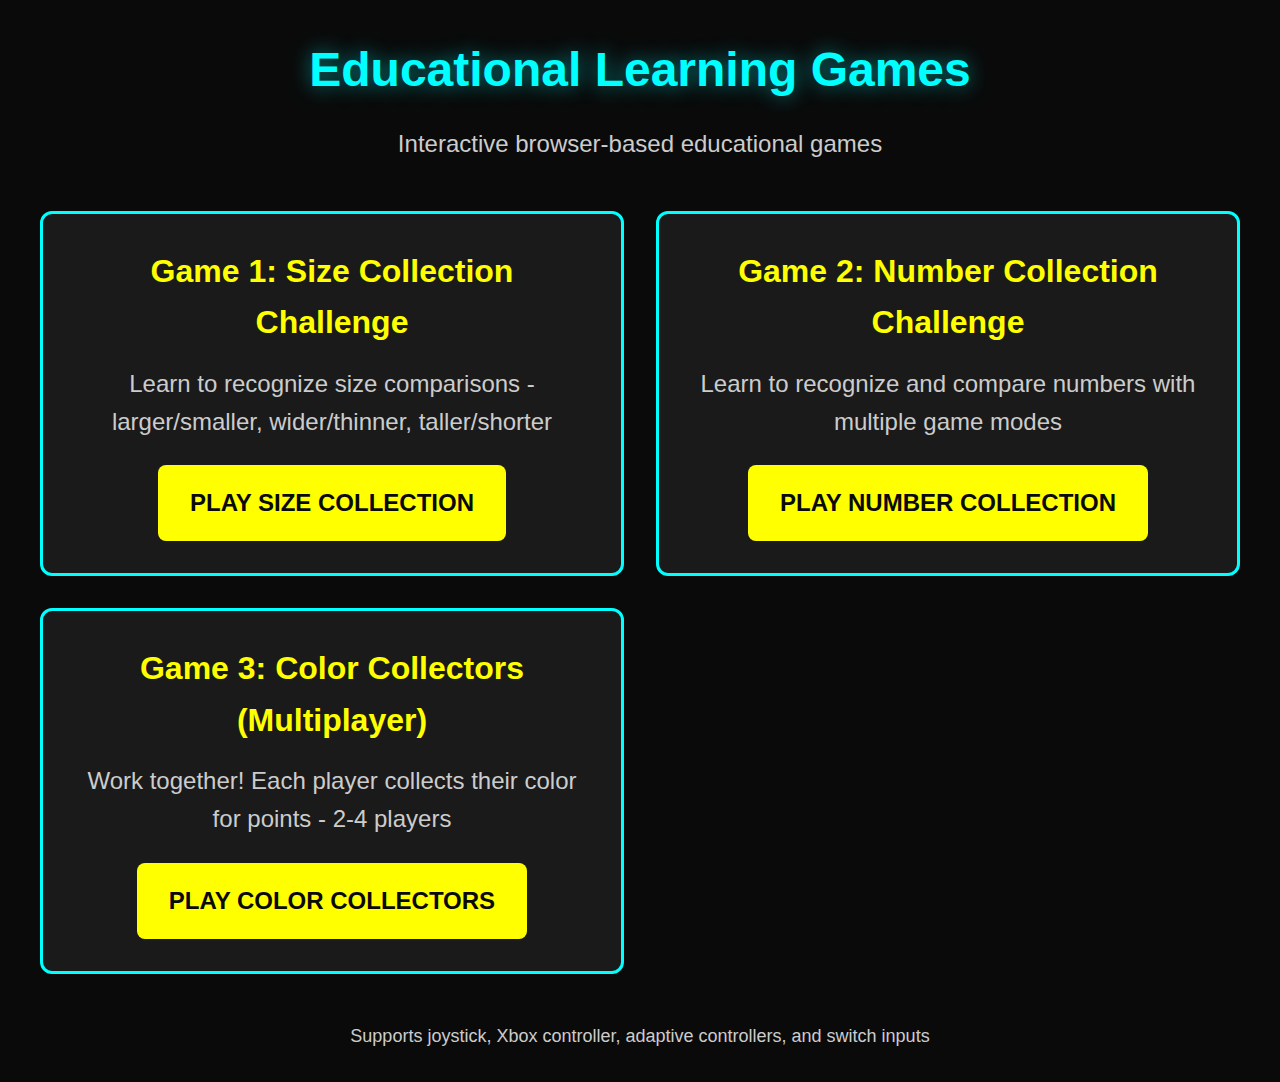
<file: index.html>
<!DOCTYPE html>
<html lang="en">
<head>
    <meta charset="UTF-8">
    <meta name="viewport" content="width=device-width, initial-scale=1.0">
    <title>Educational Games - Home</title>
    <link rel="stylesheet" href="styles/main.css">
</head>
<body>
    <div class="home-container">
        <header>
            <h1>Educational Learning Games</h1>
            <p>Interactive browser-based educational games</p>
        </header>

        <main class="game-selection">
            <div class="game-card">
                <h2>Game 1: Size Collection Challenge</h2>
                <p>Learn to recognize size comparisons - larger/smaller, wider/thinner, taller/shorter</p>
                <button class="start-game-btn" onclick="window.location.href='game1.html'">
                    Play Size Collection
                </button>
            </div>

            <div class="game-card">
                <h2>Game 2: Number Collection Challenge</h2>
                <p>Learn to recognize and compare numbers with multiple game modes</p>
                <button class="start-game-btn" onclick="window.location.href='game2.html'">
                    Play Number Collection
                </button>
            </div>

            <div class="game-card">
                <h2>Game 3: Color Collectors (Multiplayer)</h2>
                <p>Work together! Each player collects their color for points - 2-4 players</p>
                <button class="start-game-btn" onclick="window.location.href='game3.html'">
                    Play Color Collectors
                </button>
            </div>
        </main>

        <footer>
            <p>Supports joystick, Xbox controller, adaptive controllers, and switch inputs</p>
        </footer>
    </div>
</body>
</html>
</file>
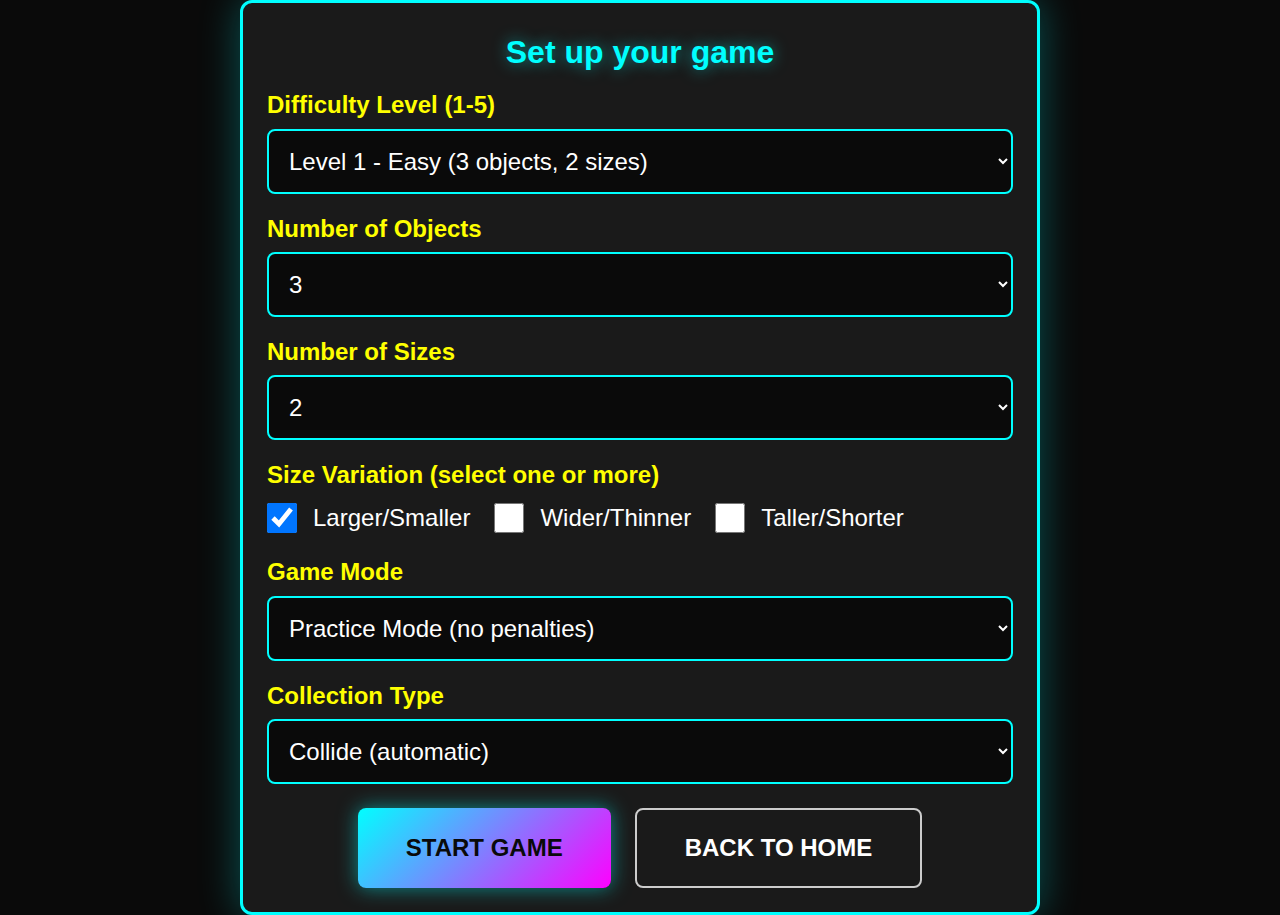
<file: game1.html>
<!DOCTYPE html>
<html lang="en">
<head>
    <meta charset="UTF-8">
    <meta name="viewport" content="width=device-width, initial-scale=1.0">
    <title>Size Collection Challenge</title>
    <link rel="stylesheet" href="styles/main.css">
    <link rel="stylesheet" href="styles/game1.css">
</head>
<body>
    <!-- Setup Screen -->
    <div id="setupScreen" class="screen active">
        <div class="setup-container">
            <h1>Set up your game</h1>

            <div class="settings-grid">
                <div class="setting-group">
                    <label for="difficultyLevel">Difficulty Level (1-5)</label>
                    <select id="difficultyLevel" class="large-input">
                        <option value="1" selected>Level 1 - Easy (3 objects, 2 sizes)</option>
                        <option value="2">Level 2 - Basic (5 objects, 2 sizes)</option>
                        <option value="3">Level 3 - Medium (7 objects, 3 sizes)</option>
                        <option value="4">Level 4 - Hard (8 objects, 3 sizes)</option>
                        <option value="5">Level 5 - Expert (10 objects, 3 sizes)</option>
                    </select>
                </div>

                <div class="setting-group">
                    <label for="numObjects">Number of Objects</label>
                    <select id="numObjects" class="large-input">
                        <option value="3" selected>3</option>
                        <option value="4">4</option>
                        <option value="5">5</option>
                        <option value="6">6</option>
                        <option value="7">7</option>
                        <option value="8">8</option>
                        <option value="9">9</option>
                        <option value="10">10</option>
                    </select>
                </div>

                <div class="setting-group">
                    <label for="numSizes">Number of Sizes</label>
                    <select id="numSizes" class="large-input">
                        <option value="2" selected>2</option>
                        <option value="3">3</option>
                    </select>
                </div>

                <div class="setting-group">
                    <label>Size Variation (select one or more)</label>
                    <div class="checkbox-group">
                        <label class="checkbox-label">
                            <input type="checkbox" id="varLarger" checked>
                            <span>Larger/Smaller</span>
                        </label>
                        <label class="checkbox-label">
                            <input type="checkbox" id="varWider">
                            <span>Wider/Thinner</span>
                        </label>
                        <label class="checkbox-label">
                            <input type="checkbox" id="varTaller">
                            <span>Taller/Shorter</span>
                        </label>
                    </div>
                </div>

                <div class="setting-group">
                    <label for="gameMode">Game Mode</label>
                    <select id="gameMode" class="large-input">
                        <option value="practice" selected>Practice Mode (no penalties)</option>
                        <option value="challenge">Challenge Mode (wrong collection ends game)</option>
                    </select>
                </div>

                <div class="setting-group">
                    <label for="collectionType">Collection Type</label>
                    <select id="collectionType" class="large-input">
                        <option value="collide">Collide (automatic)</option>
                        <option value="button">Select with Button</option>
                    </select>
                </div>
            </div>

            <div class="button-group">
                <button id="startGameBtn" class="large-btn primary-btn">START GAME</button>
                <button onclick="window.location.href='index.html'" class="large-btn secondary-btn">Back to Home</button>
            </div>
        </div>
    </div>

    <!-- Gameplay Screen -->
    <div id="gameplayScreen" class="screen">
        <div class="hud">
            <div class="timer">Time: <span id="timer">00:00</span></div>
            <div class="instruction" id="instruction">Collect all the LARGE circles!</div>
            <div class="score">Collected: <span id="collected">0</span> / <span id="total">0</span></div>
        </div>

        <div id="gameArea" class="game-area">
            <div id="cursor" class="cursor"></div>
            <!-- Objects will be dynamically generated here -->
        </div>
    </div>

    <!-- Win Screen -->
    <div id="winScreen" class="screen">
        <div class="win-container">
            <h1 class="win-title">WELL DONE!</h1>
            <div class="confetti" id="confetti"></div>
            <div class="win-stats">
                <p class="final-time">Your Time: <span id="finalTime">00:00</span></p>
                <p class="best-time" id="bestTimeDisplay" style="display: none;">Best Time: <span id="bestTime">00:00</span></p>
            </div>
            <div class="button-group">
                <button id="playAgainBtn" class="large-btn primary-btn">PLAY AGAIN?</button>
                <button onclick="window.location.href='index.html'" class="large-btn secondary-btn">Back to Home</button>
            </div>
        </div>
    </div>

    <script src="scripts/inputHandler.js"></script>
    <script src="scripts/audioManager.js"></script>
    <script src="scripts/game1.js"></script>
</body>
</html>
</file>
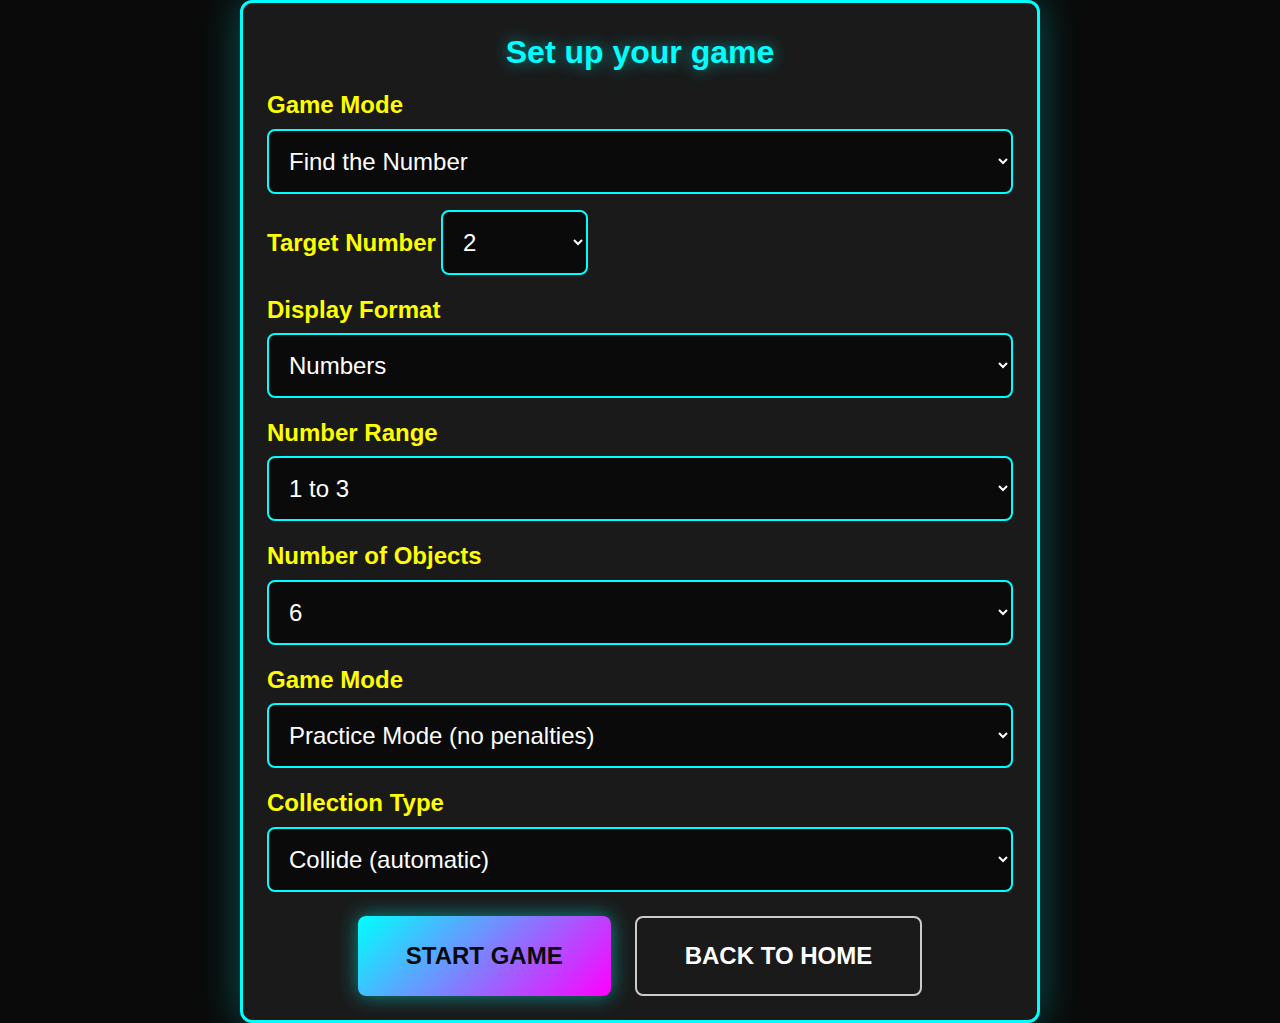
<file: game2.html>
<!DOCTYPE html>
<html lang="en">
<head>
    <meta charset="UTF-8">
    <meta name="viewport" content="width=device-width, initial-scale=1.0">
    <title>Number Collection Challenge</title>
    <link rel="stylesheet" href="styles/main.css">
    <link rel="stylesheet" href="styles/game2.css">
</head>
<body>
    <!-- Setup Screen -->
    <div id="setupScreen" class="screen active">
        <div class="setup-container">
            <h1>Set up your game</h1>

            <div class="settings-grid">
                <div class="setting-group">
                    <label for="gameMode">Game Mode</label>
                    <select id="gameMode" class="large-input">
                        <option value="findNumber" selected>Find the Number</option>
                        <option value="biggestSmallest">Biggest/Smallest</option>
                        <option value="countingUp">Counting Up (in order)</option>
                    </select>
                </div>

                <div class="setting-group" id="targetNumberGroup">
                    <label for="targetNumber">Target Number</label>
                    <select id="targetNumber" class="large-input">
                        <option value="random">Random</option>
                        <option value="1">1</option>
                        <option value="2" selected>2</option>
                        <option value="3">3</option>
                        <option value="4">4</option>
                        <option value="5">5</option>
                        <option value="6">6</option>
                        <option value="7">7</option>
                        <option value="8">8</option>
                        <option value="9">9</option>
                        <option value="10">10</option>
                    </select>
                </div>

                <div class="setting-group" id="compareTypeGroup" style="display: none;">
                    <label for="compareType">Find Numbers That Are</label>
                    <select id="compareType" class="large-input">
                        <option value="biggest" selected>Biggest</option>
                        <option value="smallest">Smallest</option>
                    </select>
                </div>

                <div class="setting-group">
                    <label for="displayFormat">Display Format</label>
                    <select id="displayFormat" class="large-input">
                        <option value="numbers" selected>Numbers</option>
                        <option value="dice">Dice (dots only)</option>
                    </select>
                </div>

                <div class="setting-group">
                    <label for="numberRange">Number Range</label>
                    <select id="numberRange" class="large-input">
                        <option value="1-3" selected>1 to 3</option>
                        <option value="1-5">1 to 5</option>
                        <option value="1-10">1 to 10</option>
                    </select>
                </div>

                <div class="setting-group">
                    <label for="numObjects">Number of Objects</label>
                    <select id="numObjects" class="large-input">
                        <option value="3">3</option>
                        <option value="4">4</option>
                        <option value="5">5</option>
                        <option value="6" selected>6</option>
                        <option value="7">7</option>
                        <option value="8">8</option>
                        <option value="9">9</option>
                        <option value="10">10</option>
                    </select>
                </div>

                <div class="setting-group">
                    <label for="practiceMode">Game Mode</label>
                    <select id="practiceMode" class="large-input">
                        <option value="practice" selected>Practice Mode (no penalties)</option>
                        <option value="challenge">Challenge Mode (wrong collection ends game)</option>
                    </select>
                </div>

                <div class="setting-group">
                    <label for="collectionType">Collection Type</label>
                    <select id="collectionType" class="large-input">
                        <option value="collide" selected>Collide (automatic)</option>
                        <option value="button">Select with Button</option>
                    </select>
                </div>
            </div>

            <div class="button-group">
                <button id="startGameBtn" class="large-btn primary-btn">START GAME</button>
                <button onclick="window.location.href='index.html'" class="large-btn secondary-btn">Back to Home</button>
            </div>
        </div>
    </div>

    <!-- Gameplay Screen -->
    <div id="gameplayScreen" class="screen">
        <div class="hud">
            <div class="timer">Time: <span id="timer">00:00</span></div>
            <div class="instruction" id="instruction">Collect all the 2s!</div>
            <div class="score">Collected: <span id="collected">0</span> / <span id="total">0</span></div>
        </div>

        <div id="gameArea" class="game-area">
            <div id="cursor" class="cursor"></div>
            <!-- Objects will be dynamically generated here -->
        </div>
    </div>

    <!-- Win Screen -->
    <div id="winScreen" class="screen">
        <div class="win-container">
            <h1 class="win-title">WELL DONE!</h1>
            <div class="confetti" id="confetti"></div>
            <div class="win-stats">
                <p class="final-time">Your Time: <span id="finalTime">00:00</span></p>
                <p class="best-time" id="bestTimeDisplay" style="display: none;">Best Time: <span id="bestTime">00:00</span></p>
            </div>
            <div class="button-group">
                <button id="playAgainBtn" class="large-btn primary-btn">PLAY AGAIN?</button>
                <button onclick="window.location.href='index.html'" class="large-btn secondary-btn">Back to Home</button>
            </div>
        </div>
    </div>

    <!-- Game Over Screen -->
    <div id="gameOverScreen" class="screen">
        <div class="game-over-container">
            <h1 class="game-over-title">GAME OVER!</h1>
            <p class="game-over-message">Oops! Wrong number collected.</p>
            <p class="game-over-tip">Try Practice Mode to learn, or try Challenge Mode again!</p>
            <div class="button-group">
                <button id="tryAgainBtn" class="large-btn primary-btn">TRY AGAIN</button>
                <button onclick="window.location.href='index.html'" class="large-btn secondary-btn">Back to Home</button>
            </div>
        </div>
    </div>

    <script src="scripts/inputHandler.js"></script>
    <script src="scripts/audioManager.js"></script>
    <script src="scripts/game2.js"></script>
</body>
</html>
</file>
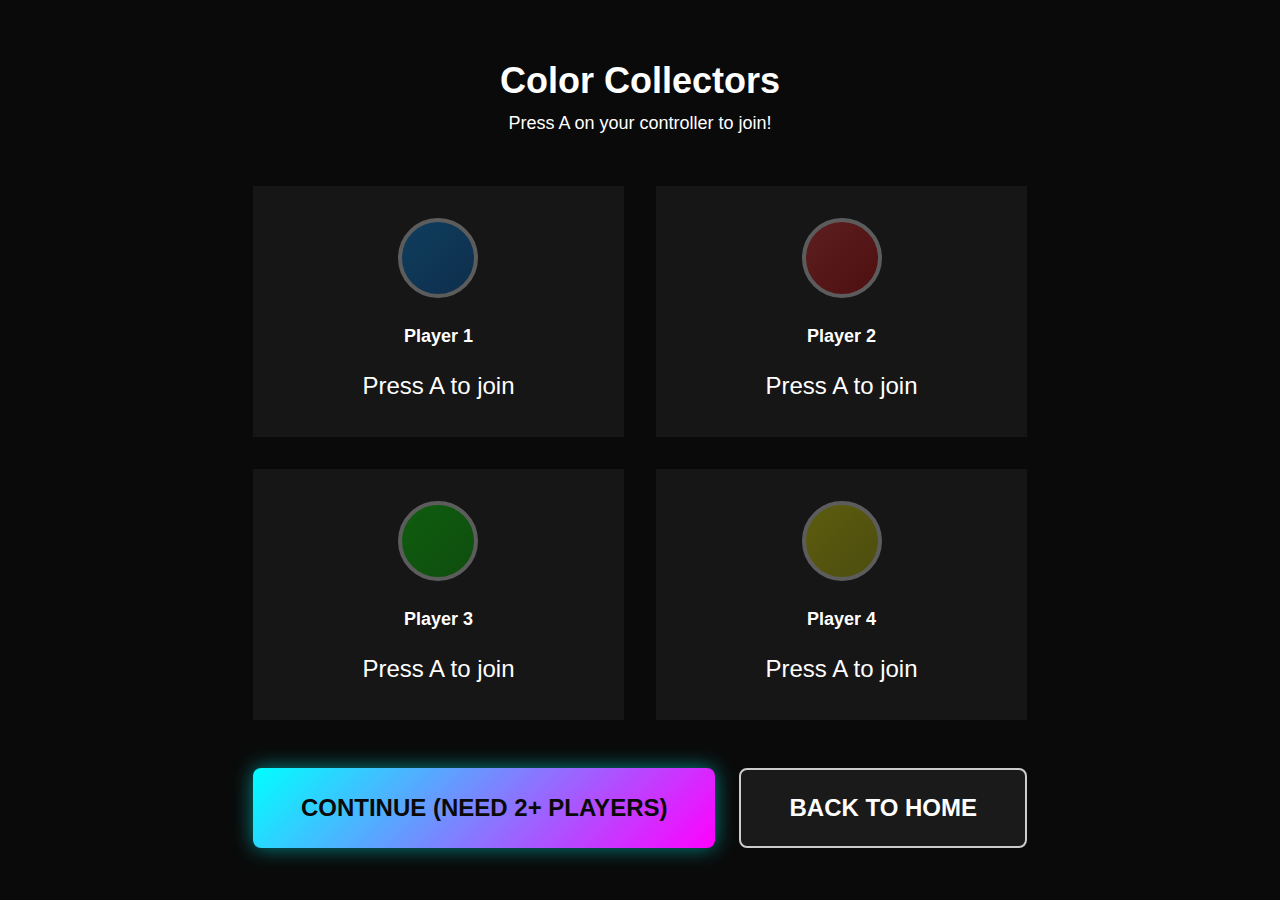
<file: game3.html>
<!DOCTYPE html>
<html lang="en">
<head>
    <meta charset="UTF-8">
    <meta name="viewport" content="width=device-width, initial-scale=1.0">
    <title>Color Collectors - Multiplayer</title>
    <link rel="stylesheet" href="styles/main.css">
    <link rel="stylesheet" href="styles/game3.css">
</head>
<body>
    <!-- Player Join Screen -->
    <div id="joinScreen" class="screen active">
        <div class="join-container">
            <h1>Color Collectors</h1>
            <p class="subtitle">Press A on your controller to join!</p>

            <div class="players-grid">
                <div class="player-slot" id="player1-slot">
                    <div class="player-icon blue"></div>
                    <h2>Player 1</h2>
                    <p class="status">Press A to join</p>
                </div>
                <div class="player-slot" id="player2-slot">
                    <div class="player-icon red"></div>
                    <h2>Player 2</h2>
                    <p class="status">Press A to join</p>
                </div>
                <div class="player-slot" id="player3-slot">
                    <div class="player-icon green"></div>
                    <h2>Player 3</h2>
                    <p class="status">Press A to join</p>
                </div>
                <div class="player-slot" id="player4-slot">
                    <div class="player-icon yellow"></div>
                    <h2>Player 4</h2>
                    <p class="status">Press A to join</p>
                </div>
            </div>

            <div class="button-group">
                <button id="continueBtn" class="large-btn primary-btn" disabled>CONTINUE (need 2+ players)</button>
                <button onclick="window.location.href='index.html'" class="large-btn secondary-btn">Back to Home</button>
            </div>
        </div>
    </div>

    <!-- Setup Screen -->
    <div id="setupScreen" class="screen">
        <div class="setup-container">
            <h1>Set up your game</h1>

            <div class="settings-grid">
                <div class="setting-group">
                    <label for="numberRange">Number Range</label>
                    <select id="numberRange" class="large-input">
                        <option value="1-3">1 to 3</option>
                        <option value="1-5" selected>1 to 5</option>
                        <option value="1-10">1 to 10</option>
                    </select>
                </div>

                <div class="setting-group">
                    <label for="timeLimit">Time Limit</label>
                    <select id="timeLimit" class="large-input">
                        <option value="60">1 minute</option>
                        <option value="120" selected>2 minutes</option>
                        <option value="180">3 minutes</option>
                        <option value="300">5 minutes</option>
                    </select>
                </div>

                <div class="setting-group">
                    <label for="displayFormat">Display Format</label>
                    <select id="displayFormat" class="large-input">
                        <option value="numbers" selected>Numbers</option>
                        <option value="dice">Dice (dots only)</option>
                    </select>
                </div>
            </div>

            <div class="button-group">
                <button id="startGameBtn" class="large-btn primary-btn">START GAME</button>
                <button id="backToJoinBtn" class="large-btn secondary-btn">Back to Join</button>
            </div>
        </div>
    </div>

    <!-- Gameplay Screen -->
    <div id="gameplayScreen" class="screen">
        <div class="hud">
            <div class="team-score">
                <span>Team: </span>
                <span id="teamScore">0</span>
                <span class="best-score-hud">Best: <span id="bestScoreHUD">0</span></span>
            </div>
            
            <div class="player-scores-inline">
                <div id="player1-score" class="player-score-inline blue" style="display: none;">
                    Player 1: <span class="score">0</span>
                </div>
                <div id="player2-score" class="player-score-inline red" style="display: none;">
                    Player 2: <span class="score">0</span>
                </div>
                <div id="player3-score" class="player-score-inline green" style="display: none;">
                    Player 3: <span class="score">0</span>
                </div>
                <div id="player4-score" class="player-score-inline yellow" style="display: none;">
                    Player 4: <span class="score">0</span>
                </div>
            </div>
            
            <div class="timer">Time: <span id="timer">2:00</span></div>
        </div>

        <div id="gameArea" class="game-area">
            <!-- Cursors and objects will be dynamically generated here -->
        </div>
    </div>

    <!-- Win Screen -->
    <div id="winScreen" class="screen">
        <div class="win-container">
            <h1 class="win-title">TIME'S UP!</h1>
            <div class="confetti" id="confetti"></div>
            
            <div class="win-message" id="winMessage"></div>
            
            <div class="win-stats">
                <p class="final-score">Team Score: <span id="finalTeamScore">0</span></p>
                <p class="best-score">Best: <span id="bestTeamScore">0</span></p>
                <div id="playerResults" class="player-results"></div>
            </div>
            
            <div class="button-group">
                <button id="playAgainBtn" class="large-btn primary-btn">PLAY AGAIN?</button>
                <button onclick="window.location.href='index.html'" class="large-btn secondary-btn">Back to Home</button>
            </div>
        </div>
    </div>

    <script src="scripts/inputHandler.js"></script>
    <script src="scripts/audioManager.js"></script>
    <script src="scripts/game3.js"></script>
</body>
</html>
</file>
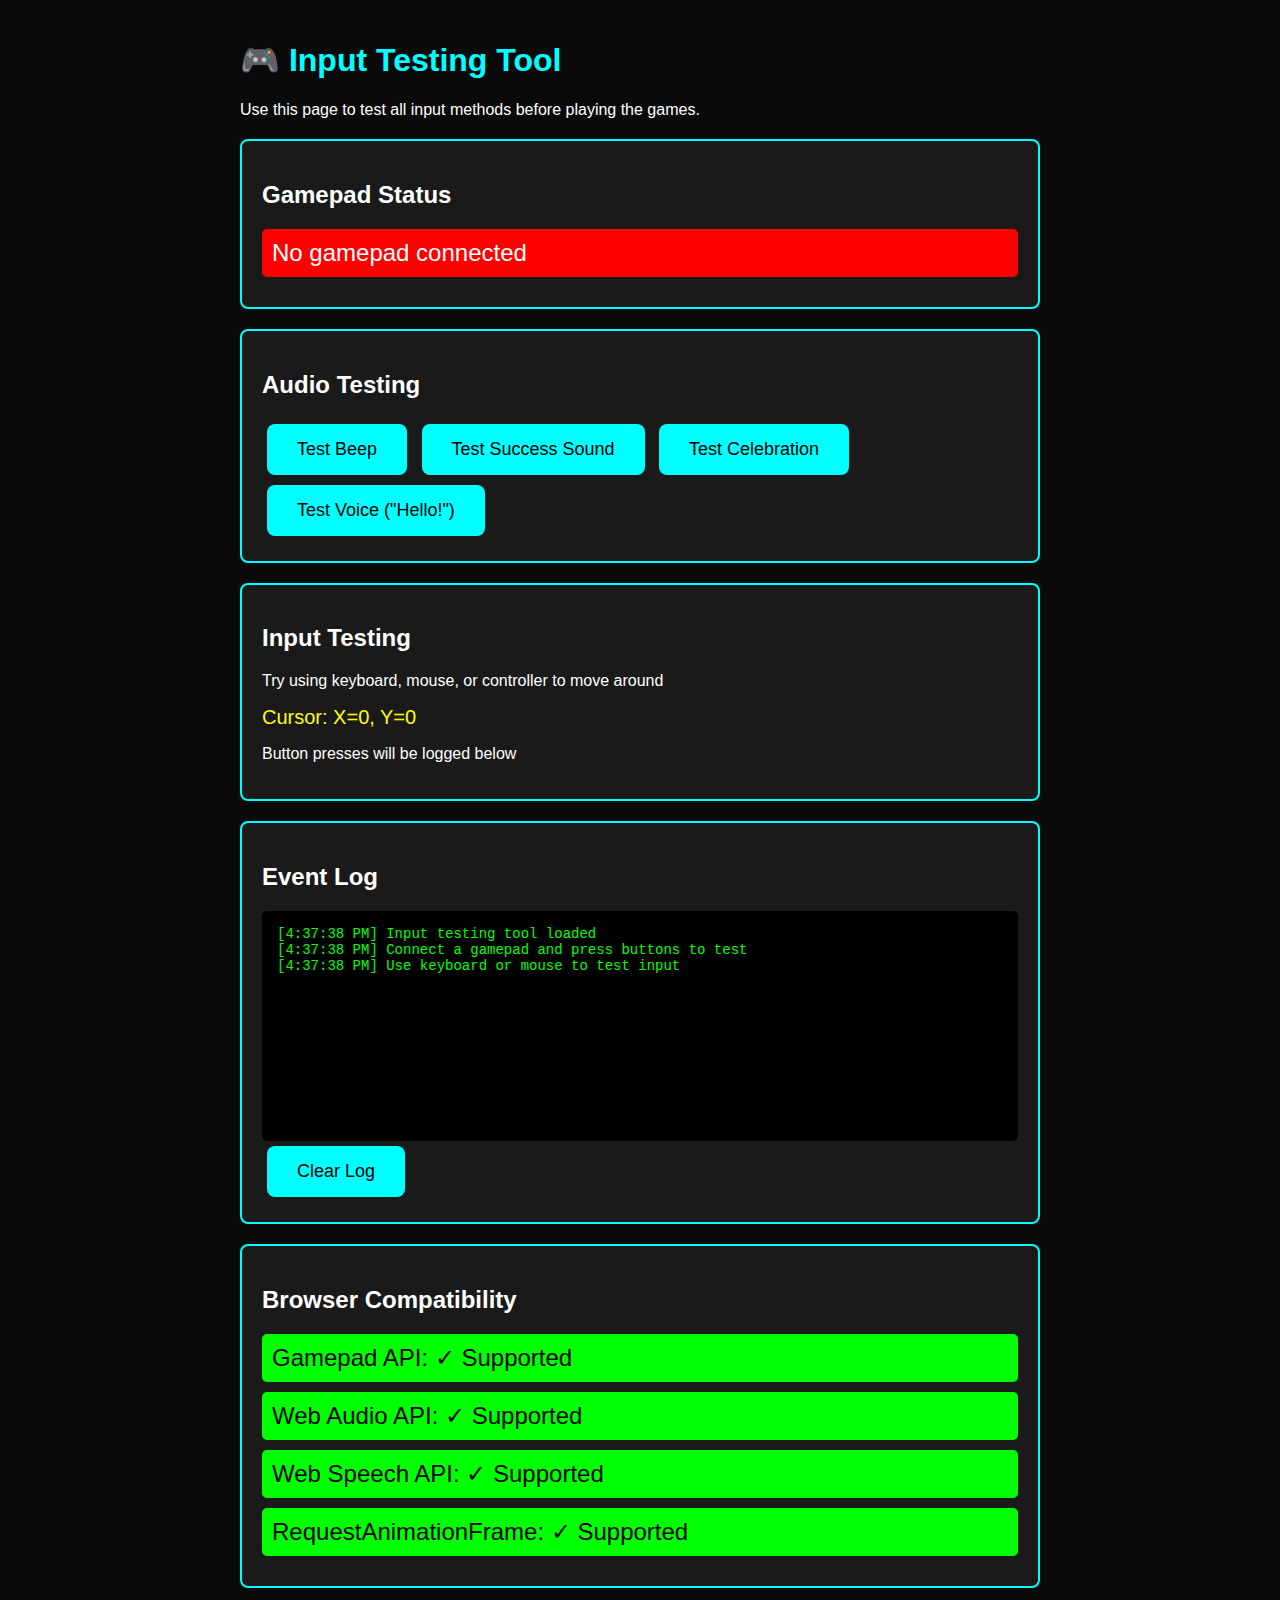
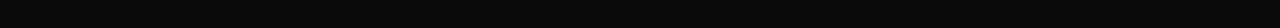
<file: test-inputs.html>
<!DOCTYPE html>
<html lang="en">
<head>
    <meta charset="UTF-8">
    <meta name="viewport" content="width=device-width, initial-scale=1.0">
    <title>Input Testing Tool</title>
    <style>
        body {
            font-family: Arial, sans-serif;
            background: #0a0a0a;
            color: #ffffff;
            padding: 20px;
            max-width: 800px;
            margin: 0 auto;
        }
        h1 {
            color: #00ffff;
        }
        .section {
            background: #1a1a1a;
            border: 2px solid #00ffff;
            border-radius: 8px;
            padding: 20px;
            margin: 20px 0;
        }
        .status {
            font-size: 24px;
            padding: 10px;
            margin: 10px 0;
            border-radius: 5px;
        }
        .connected {
            background: #00ff00;
            color: #000000;
        }
        .disconnected {
            background: #ff0000;
            color: #ffffff;
        }
        .info {
            background: #ffff00;
            color: #000000;
        }
        button {
            background: #00ffff;
            color: #000000;
            border: none;
            padding: 15px 30px;
            font-size: 18px;
            border-radius: 8px;
            cursor: pointer;
            margin: 5px;
        }
        button:hover {
            background: #00dddd;
        }
        #cursorPosition {
            font-size: 20px;
            color: #ffff00;
        }
        #log {
            background: #000000;
            color: #00ff00;
            padding: 15px;
            border-radius: 5px;
            height: 200px;
            overflow-y: auto;
            font-family: 'Courier New', monospace;
            font-size: 14px;
        }
    </style>
</head>
<body>
    <h1>🎮 Input Testing Tool</h1>
    <p>Use this page to test all input methods before playing the games.</p>

    <div class="section">
        <h2>Gamepad Status</h2>
        <div id="gamepadStatus" class="status disconnected">No gamepad connected</div>
        <div id="gamepadInfo"></div>
    </div>

    <div class="section">
        <h2>Audio Testing</h2>
        <button onclick="testBeep()">Test Beep</button>
        <button onclick="testSuccess()">Test Success Sound</button>
        <button onclick="testCelebration()">Test Celebration</button>
        <button onclick="testVoice()">Test Voice ("Hello!")</button>
        <div id="audioStatus"></div>
    </div>

    <div class="section">
        <h2>Input Testing</h2>
        <p>Try using keyboard, mouse, or controller to move around</p>
        <div id="cursorPosition">Cursor: X=0, Y=0</div>
        <p>Button presses will be logged below</p>
    </div>

    <div class="section">
        <h2>Event Log</h2>
        <div id="log"></div>
        <button onclick="clearLog()">Clear Log</button>
    </div>

    <div class="section">
        <h2>Browser Compatibility</h2>
        <div id="compatibility"></div>
    </div>

    <script>
        // Log function
        function log(message) {
            const logEl = document.getElementById('log');
            const time = new Date().toLocaleTimeString();
            logEl.innerHTML += `[${time}] ${message}<br>`;
            logEl.scrollTop = logEl.scrollHeight;
        }

        function clearLog() {
            document.getElementById('log').innerHTML = '';
        }

        // Check browser compatibility
        function checkCompatibility() {
            const compat = document.getElementById('compatibility');
            let html = '';

            // Gamepad API
            const hasGamepad = 'getGamepads' in navigator;
            html += `<div class="status ${hasGamepad ? 'connected' : 'disconnected'}">
                Gamepad API: ${hasGamepad ? '✓ Supported' : '✗ Not Supported'}
            </div>`;

            // Web Audio API
            const hasAudio = 'AudioContext' in window || 'webkitAudioContext' in window;
            html += `<div class="status ${hasAudio ? 'connected' : 'disconnected'}">
                Web Audio API: ${hasAudio ? '✓ Supported' : '✗ Not Supported'}
            </div>`;

            // Web Speech API
            const hasSpeech = 'speechSynthesis' in window;
            html += `<div class="status ${hasSpeech ? 'connected' : 'disconnected'}">
                Web Speech API: ${hasSpeech ? '✓ Supported' : '✗ Not Supported'}
            </div>`;

            // RequestAnimationFrame
            const hasRAF = 'requestAnimationFrame' in window;
            html += `<div class="status ${hasRAF ? 'connected' : 'disconnected'}">
                RequestAnimationFrame: ${hasRAF ? '✓ Supported' : '✗ Not Supported'}
            </div>`;

            compat.innerHTML = html;
        }

        // Audio testing
        let audioContext = null;

        function initAudio() {
            if (!audioContext) {
                audioContext = new (window.AudioContext || window.webkitAudioContext)();
                log('Audio context initialized');
            }
        }

        function testBeep() {
            initAudio();
            const osc = audioContext.createOscillator();
            const gain = audioContext.createGain();
            osc.connect(gain);
            gain.connect(audioContext.destination);
            osc.frequency.value = 440;
            gain.gain.setValueAtTime(0.3, audioContext.currentTime);
            osc.start();
            osc.stop(audioContext.currentTime + 0.2);
            log('Beep sound played');
        }

        function testSuccess() {
            initAudio();
            const freqs = [523.25, 659.25, 783.99];
            freqs.forEach((freq, i) => {
                setTimeout(() => {
                    const osc = audioContext.createOscillator();
                    const gain = audioContext.createGain();
                    osc.connect(gain);
                    gain.connect(audioContext.destination);
                    osc.frequency.value = freq;
                    gain.gain.setValueAtTime(0.3, audioContext.currentTime);
                    osc.start();
                    osc.stop(audioContext.currentTime + 0.1);
                }, i * 100);
            });
            log('Success sound played');
        }

        function testCelebration() {
            initAudio();
            const melody = [
                { freq: 523.25, time: 0 },
                { freq: 659.25, time: 150 },
                { freq: 783.99, time: 300 },
                { freq: 1046.5, time: 450 }
            ];
            melody.forEach(note => {
                setTimeout(() => {
                    const osc = audioContext.createOscillator();
                    const gain = audioContext.createGain();
                    osc.connect(gain);
                    gain.connect(audioContext.destination);
                    osc.frequency.value = note.freq;
                    gain.gain.setValueAtTime(0.3, audioContext.currentTime);
                    osc.start();
                    osc.stop(audioContext.currentTime + 0.2);
                }, note.time);
            });
            log('Celebration sound played');
        }

        function testVoice() {
            if ('speechSynthesis' in window) {
                const utterance = new SpeechSynthesisUtterance('Hello! This is a test.');
                utterance.rate = 1.0;
                utterance.pitch = 1.2;
                speechSynthesis.speak(utterance);
                log('Voice test: "Hello! This is a test."');
            } else {
                log('ERROR: Speech synthesis not supported');
            }
        }

        // Gamepad detection
        function checkGamepads() {
            const gamepads = navigator.getGamepads();
            let connected = false;
            let info = '';

            for (let i = 0; i < gamepads.length; i++) {
                if (gamepads[i]) {
                    connected = true;
                    const gp = gamepads[i];
                    info += `<div class="status info">
                        ID: ${gp.id}<br>
                        Index: ${gp.index}<br>
                        Buttons: ${gp.buttons.length}<br>
                        Axes: ${gp.axes.length}<br>
                        Left Stick: X=${gp.axes[0]?.toFixed(2) || 0}, Y=${gp.axes[1]?.toFixed(2) || 0}
                    </div>`;

                    // Check for button presses
                    gp.buttons.forEach((button, idx) => {
                        if (button.pressed) {
                            log(`Gamepad button ${idx} pressed`);
                        }
                    });
                }
            }

            const statusEl = document.getElementById('gamepadStatus');
            const infoEl = document.getElementById('gamepadInfo');

            if (connected) {
                statusEl.className = 'status connected';
                statusEl.textContent = '✓ Gamepad Connected';
                infoEl.innerHTML = info;
            } else {
                statusEl.className = 'status disconnected';
                statusEl.textContent = 'No gamepad connected';
                infoEl.innerHTML = '';
            }
        }

        // Keyboard
        window.addEventListener('keydown', (e) => {
            log(`Key pressed: ${e.key}`);
        });

        // Mouse
        let lastMouseLog = 0;
        window.addEventListener('mousemove', (e) => {
            const now = Date.now();
            if (now - lastMouseLog > 100) {
                document.getElementById('cursorPosition').textContent = 
                    `Cursor: X=${e.clientX}, Y=${e.clientY}`;
                lastMouseLog = now;
            }
        });

        window.addEventListener('click', (e) => {
            log(`Mouse clicked at X=${e.clientX}, Y=${e.clientY}`);
        });

        // Gamepad events
        window.addEventListener('gamepadconnected', (e) => {
            log(`Gamepad connected: ${e.gamepad.id}`);
        });

        window.addEventListener('gamepaddisconnected', (e) => {
            log(`Gamepad disconnected: ${e.gamepad.id}`);
        });

        // Initialize
        checkCompatibility();
        setInterval(checkGamepads, 100);

        log('Input testing tool loaded');
        log('Connect a gamepad and press buttons to test');
        log('Use keyboard or mouse to test input');
    </script>
</body>
</html>
</file>
<file: styles/main.css>
/* ==========================================
   Main Styles - Shared across all pages
   ========================================== */

:root {
    /* High contrast color palette */
    --bg-dark: #0a0a0a;
    --bg-medium: #1a1a1a;
    --primary-bright: #00ffff;
    --secondary-bright: #ff00ff;
    --accent-yellow: #ffff00;
    --accent-orange: #ff8800;
    --accent-lime: #00ff00;
    --text-light: #ffffff;
    --text-gray: #cccccc;
    
    /* Spacing */
    --spacing-xs: 8px;
    --spacing-sm: 16px;
    --spacing-md: 24px;
    --spacing-lg: 32px;
    --spacing-xl: 48px;
    
    /* Typography */
    --font-size-base: 18px;
    --font-size-large: 24px;
    --font-size-xl: 32px;
    --font-size-xxl: 48px;
}

* {
    margin: 0;
    padding: 0;
    box-sizing: border-box;
}

body {
    font-family: 'Arial', 'Segoe UI', sans-serif;
    font-size: var(--font-size-base);
    background-color: var(--bg-dark);
    color: var(--text-light);
    line-height: 1.6;
    overflow-x: hidden;
}

/* ==========================================
   Home Page Styles
   ========================================== */

.home-container {
    min-height: 100vh;
    display: flex;
    flex-direction: column;
    justify-content: center;
    align-items: center;
    padding: var(--spacing-lg);
}

header {
    text-align: center;
    margin-bottom: var(--spacing-xl);
}

header h1 {
    font-size: var(--font-size-xxl);
    font-weight: bold;
    color: var(--primary-bright);
    margin-bottom: var(--spacing-sm);
    text-shadow: 0 0 20px rgba(0, 255, 255, 0.5);
}

header p {
    font-size: var(--font-size-large);
    color: var(--text-gray);
}

.game-selection {
    display: grid;
    grid-template-columns: repeat(auto-fit, minmax(400px, 1fr));
    gap: var(--spacing-lg);
    max-width: 1200px;
    width: 100%;
}

.game-card {
    background: var(--bg-medium);
    border: 3px solid var(--primary-bright);
    border-radius: 12px;
    padding: var(--spacing-lg);
    text-align: center;
    transition: transform 0.3s ease, box-shadow 0.3s ease;
}

.game-card:hover {
    transform: translateY(-5px);
    box-shadow: 0 0 30px rgba(0, 255, 255, 0.6);
}

.game-card h2 {
    font-size: var(--font-size-xl);
    color: var(--accent-yellow);
    margin-bottom: var(--spacing-sm);
}

.game-card p {
    font-size: var(--font-size-large);
    color: var(--text-gray);
    margin-bottom: var(--spacing-md);
}

footer {
    margin-top: var(--spacing-xl);
    text-align: center;
    color: var(--text-gray);
    font-size: var(--font-size-base);
}

/* ==========================================
   Button Styles
   ========================================== */

.large-btn {
    font-size: var(--font-size-large);
    font-weight: bold;
    padding: var(--spacing-md) var(--spacing-xl);
    border: none;
    border-radius: 8px;
    cursor: pointer;
    transition: all 0.3s ease;
    text-transform: uppercase;
    min-width: 200px;
    min-height: 60px;
}

.primary-btn {
    background: linear-gradient(135deg, var(--primary-bright), var(--secondary-bright));
    color: var(--bg-dark);
    box-shadow: 0 0 20px rgba(0, 255, 255, 0.5);
}

.primary-btn:hover {
    transform: scale(1.05);
    box-shadow: 0 0 30px rgba(0, 255, 255, 0.8);
}

.primary-btn:active {
    transform: scale(0.98);
}

.secondary-btn {
    background: var(--bg-medium);
    color: var(--text-light);
    border: 2px solid var(--text-gray);
}

.secondary-btn:hover {
    background: var(--bg-dark);
    border-color: var(--primary-bright);
    color: var(--primary-bright);
}

.start-game-btn {
    font-size: var(--font-size-large);
    font-weight: bold;
    padding: var(--spacing-md) var(--spacing-lg);
    background: var(--accent-yellow);
    color: var(--bg-dark);
    border: none;
    border-radius: 8px;
    cursor: pointer;
    transition: all 0.3s ease;
    text-transform: uppercase;
    min-height: 60px;
}

.start-game-btn:hover {
    background: var(--accent-orange);
    transform: scale(1.05);
    box-shadow: 0 0 20px rgba(255, 255, 0, 0.6);
}

.button-group {
    display: flex;
    gap: var(--spacing-md);
    justify-content: center;
    flex-wrap: wrap;
    margin-top: var(--spacing-md);
}

/* ==========================================
   Screen Management
   ========================================== */

.screen {
    display: none;
    min-height: 100vh;
    width: 100%;
}

.screen.active {
    display: flex;
    justify-content: center;
    align-items: center;
}

/* ==========================================
   Setup Screen Styles
   ========================================== */

.setup-container {
    background: var(--bg-medium);
    border: 3px solid var(--primary-bright);
    border-radius: 12px;
    padding: var(--spacing-md);
    max-width: 800px;
    width: 90%;
    box-shadow: 0 0 40px rgba(0, 255, 255, 0.3);
}

.setup-container h1 {
    font-size: var(--font-size-xl);
    color: var(--primary-bright);
    text-align: center;
    margin-bottom: var(--spacing-xs);
    text-shadow: 0 0 15px rgba(0, 255, 255, 0.5);
}

.subtitle {
    font-size: var(--font-size-large);
    color: var(--text-gray);
    text-align: center;
    margin-bottom: var(--spacing-md);
}

.settings-grid {
    display: flex;
    flex-direction: column;
    gap: var(--spacing-sm);
}

.setting-group {
    display: flex;
    flex-direction: column;
    gap: 4px;
}

.setting-group label {
    font-size: var(--font-size-large);
    font-weight: bold;
    color: var(--accent-yellow);
}

.large-input {
    font-size: var(--font-size-large);
    padding: var(--spacing-sm);
    background: var(--bg-dark);
    color: var(--text-light);
    border: 2px solid var(--primary-bright);
    border-radius: 8px;
    min-height: 50px;
}

.slider {
    width: 100%;
    height: 40px;
    -webkit-appearance: none;
    background: var(--bg-dark);
    border-radius: 8px;
    outline: none;
}

.slider::-webkit-slider-thumb {
    -webkit-appearance: none;
    appearance: none;
    width: 30px;
    height: 30px;
    background: var(--primary-bright);
    cursor: pointer;
    border-radius: 50%;
    box-shadow: 0 0 10px rgba(0, 255, 255, 0.8);
}

.slider::-moz-range-thumb {
    width: 30px;
    height: 30px;
    background: var(--primary-bright);
    cursor: pointer;
    border-radius: 50%;
    box-shadow: 0 0 10px rgba(0, 255, 255, 0.8);
    border: none;
}

.value-display {
    font-size: var(--font-size-xl);
    font-weight: bold;
    color: var(--accent-lime);
    text-align: center;
}

.checkbox-group {
    display: flex;
    flex-direction: row;
    gap: var(--spacing-md);
    flex-wrap: wrap;
}

.checkbox-label {
    display: flex;
    align-items: center;
    gap: var(--spacing-sm);
    font-size: var(--font-size-large);
    color: var(--text-light);
    cursor: pointer;
    font-weight: normal;
}

.checkbox-label span {
    color: var(--text-light);
    font-weight: normal;
}

.checkbox-label input[type="checkbox"] {
    width: 30px;
    height: 30px;
    cursor: pointer;
}

/* ==========================================
   Cursor/Avatar Styles
   ========================================== */

.cursor {
    position: absolute;
    width: 40px;
    height: 40px;
    background: radial-gradient(circle, var(--text-light), var(--primary-bright));
    border: 3px solid var(--text-light);
    border-radius: 50%;
    pointer-events: none;
    z-index: 1000;
    box-shadow: 0 0 20px rgba(255, 255, 255, 0.8);
    animation: pulse 1.5s infinite;
    transform: translate(-50%, -50%);
}

@keyframes pulse {
    0%, 100% {
        transform: translate(-50%, -50%) scale(1);
        opacity: 1;
    }
    50% {
        transform: translate(-50%, -50%) scale(1.2);
        opacity: 0.8;
    }
}

/* ==========================================
   Responsive Design
   ========================================== */

@media (max-width: 768px) {
    .game-selection {
        grid-template-columns: 1fr;
    }
    
    .setup-container {
        padding: var(--spacing-md);
    }
    
    header h1 {
        font-size: var(--font-size-xl);
    }
    
    .button-group {
        flex-direction: column;
    }
}

/* ==========================================
   Accessibility
   ========================================== */

:focus {
    outline: 3px solid var(--accent-yellow);
    outline-offset: 2px;
}

button:focus,
input:focus,
select:focus {
    outline: 3px solid var(--accent-yellow);
    outline-offset: 2px;
}

/* High contrast mode support */
@media (prefers-contrast: high) {
    :root {
        --bg-dark: #000000;
        --bg-medium: #000000;
        --text-light: #ffffff;
    }
}
</file>
<file: styles/game1.css>
/* ==========================================
   Game 1: Size Collection Challenge - Specific Styles
   ========================================== */

/* ==========================================
   Gameplay Screen
   ========================================== */

#gameplayScreen {
    flex-direction: column;
    padding: 0;
}

.hud {
    display: flex;
    justify-content: space-between;
    align-items: center;
    width: 100%;
    padding: var(--spacing-md);
    background: var(--bg-medium);
    border-bottom: 3px solid var(--primary-bright);
    flex-wrap: wrap;
    gap: var(--spacing-md);
}

.timer {
    font-size: var(--font-size-xl);
    font-weight: bold;
    color: var(--accent-lime);
    min-width: 150px;
}

.instruction {
    font-size: var(--font-size-xl);
    font-weight: bold;
    color: var(--accent-yellow);
    text-align: center;
    flex: 1;
    text-shadow: 0 0 10px rgba(255, 255, 0, 0.5);
}

.score {
    font-size: var(--font-size-xl);
    font-weight: bold;
    color: var(--primary-bright);
    min-width: 150px;
    text-align: right;
}

.game-area {
    position: relative;
    flex: 1;
    width: 100%;
    background: var(--bg-dark);
    overflow: hidden;
}

/* ==========================================
   Game Objects
   ========================================== */

.game-object {
    position: absolute;
    display: flex;
    justify-content: center;
    align-items: center;
    transition: transform 0.2s ease;
    cursor: pointer;
}

.game-object.selectable {
    animation: highlight 1s infinite;
}

@keyframes highlight {
    0%, 100% {
        filter: brightness(1);
    }
    50% {
        filter: brightness(1.3);
    }
}

.game-object.collecting {
    animation: collect 0.5s ease-out forwards;
}

@keyframes collect {
    0% {
        transform: scale(1) rotate(0deg);
        opacity: 1;
    }
    50% {
        transform: scale(1.5) rotate(180deg);
        opacity: 0.5;
    }
    100% {
        transform: scale(0) rotate(360deg);
        opacity: 0;
    }
}

/* Object shapes */
.object-circle {
    border-radius: 50%;
}

.object-square {
    border-radius: 5px;
}

.object-triangle {
    width: 0;
    height: 0;
    background: transparent !important;
}

.object-star {
    clip-path: polygon(50% 0%, 61% 35%, 98% 35%, 68% 57%, 79% 91%, 50% 70%, 21% 91%, 32% 57%, 2% 35%, 39% 35%);
}

.object-rectangle {
    border-radius: 5px;
}

/* ==========================================
   Win Screen
   ========================================== */

.win-container {
    text-align: center;
    background: var(--bg-medium);
    border: 3px solid var(--accent-lime);
    border-radius: 12px;
    padding: var(--spacing-xl);
    max-width: 600px;
    position: relative;
    overflow: hidden;
    box-shadow: 0 0 50px rgba(0, 255, 0, 0.5);
}

.win-title {
    font-size: 64px;
    font-weight: bold;
    color: var(--accent-lime);
    margin-bottom: var(--spacing-lg);
    text-shadow: 0 0 20px rgba(0, 255, 0, 0.8);
    animation: winPulse 1s infinite;
}

@keyframes winPulse {
    0%, 100% {
        transform: scale(1);
    }
    50% {
        transform: scale(1.1);
    }
}

.win-stats {
    margin: var(--spacing-lg) 0;
}

.final-time {
    font-size: var(--font-size-xl);
    color: var(--primary-bright);
    margin-bottom: var(--spacing-sm);
}

.best-time {
    font-size: var(--font-size-large);
    color: var(--accent-yellow);
}

/* ==========================================
   Confetti Animation
   ========================================== */

.confetti {
    position: absolute;
    top: 0;
    left: 0;
    width: 100%;
    height: 100%;
    pointer-events: none;
    overflow: hidden;
}

.confetti-piece {
    position: absolute;
    width: 10px;
    height: 10px;
    top: -10px;
    animation: confettiFall 3s linear infinite;
}

@keyframes confettiFall {
    0% {
        transform: translateY(0) rotate(0deg);
        opacity: 1;
    }
    100% {
        transform: translateY(600px) rotate(720deg);
        opacity: 0;
    }
}

/* ==========================================
   Particle Effects
   ========================================== */

.particle {
    position: absolute;
    width: 8px;
    height: 8px;
    border-radius: 50%;
    pointer-events: none;
    animation: particleExplode 0.8s ease-out forwards;
}

@keyframes particleExplode {
    0% {
        transform: translate(0, 0) scale(1);
        opacity: 1;
    }
    100% {
        transform: translate(var(--tx), var(--ty)) scale(0);
        opacity: 0;
    }
}

/* ==========================================
   Responsive Design for Game 1
   ========================================== */

@media (max-width: 768px) {
    .hud {
        flex-direction: column;
        text-align: center;
    }
    
    .timer,
    .score {
        min-width: auto;
        text-align: center;
    }
    
    .win-title {
        font-size: 48px;
    }
}
</file>
<file: styles/game2.css>
/* ==========================================
   Game 2: Number Collection Challenge - Specific Styles
   ========================================== */

/* ==========================================
   Number Objects
   ========================================== */

.number-object {
    position: absolute;
    display: flex;
    justify-content: center;
    align-items: center;
    width: 80px;
    height: 80px;
    background: linear-gradient(135deg, #00ffff, #00cccc);
    border: 4px solid #ffffff;
    border-radius: 15px;
    color: #000000;
    font-weight: bold;
    font-family: Arial, sans-serif;
    text-align: center;
    box-shadow: 0 0 20px rgba(0, 255, 255, 0.8);
    transition: all 0.3s ease;
    cursor: pointer;
    user-select: none;
}

.number-object:hover {
    transform: scale(1.1);
    box-shadow: 0 0 30px rgba(0, 255, 255, 1);
}

.number-object.collected {
    animation: collect 0.3s ease-out forwards;
}

@keyframes collect {
    0% {
        transform: scale(1);
        opacity: 1;
    }
    50% {
        transform: scale(1.5) rotate(180deg);
    }
    100% {
        transform: scale(0);
        opacity: 0;
    }
}

#gameplayScreen {
    flex-direction: column;
    padding: 0;
    height: 100vh;
    max-height: 100vh;
    overflow: hidden;
}

.hud {
    display: flex;
    justify-content: space-between;
    align-items: center;
    width: 100%;
    padding: var(--spacing-md);
    background: var(--bg-medium);
    border-bottom: 3px solid var(--primary-bright);
    flex-wrap: wrap;
    gap: var(--spacing-md);
}

.timer {
    font-size: var(--font-size-xl);
    font-weight: bold;
    color: var(--accent-lime);
    min-width: 150px;
}

.instruction {
    font-size: var(--font-size-xl);
    font-weight: bold;
    color: var(--accent-yellow);
    text-align: center;
    flex: 1;
    text-shadow: 0 0 10px rgba(255, 255, 0, 0.5);
}

.score {
    font-size: var(--font-size-xl);
    font-weight: bold;
    color: var(--primary-bright);
    min-width: 150px;
    text-align: right;
}

.game-area {
    position: relative;
    flex: 1;
    width: 100%;
    background: var(--bg-dark);
    overflow: hidden;
}

/* ==========================================
   Win Screen (simplified for single-game mode)
   ========================================== */

.win-container {
    text-align: center;
    background: var(--bg-medium);
    border: 3px solid var(--accent-lime);
    border-radius: 12px;
    padding: var(--spacing-xl);
    max-width: 700px;
    position: relative;
    overflow: hidden;
    box-shadow: 0 0 50px rgba(0, 255, 0, 0.5);
}

.win-title {
    font-size: 56px;
    font-weight: bold;
    color: var(--accent-lime);
    margin-bottom: var(--spacing-lg);
    text-shadow: 0 0 20px rgba(0, 255, 0, 0.8);
    animation: winPulse 1s infinite;
}

.win-stats {
    margin: var(--spacing-lg) 0;
}

.win-stats p {
    font-size: var(--font-size-xl);
    color: var(--text-light);
    margin-bottom: var(--spacing-sm);
}

.final-time, .best-time {
    font-size: var(--font-size-large);
    color: var(--text-light);
    margin-bottom: var(--spacing-sm);
}

.final-time span, .best-time span {
    color: var(--accent-yellow);
    font-weight: bold;
    font-size: 32px;
}

/* ==========================================
   Game Over Screen
   ========================================== */

.game-over-container {
    text-align: center;
    background: var(--bg-medium);
    border: 3px solid #ff4444;
    border-radius: 12px;
    padding: var(--spacing-xl);
    max-width: 700px;
    box-shadow: 0 0 50px rgba(255, 68, 68, 0.5);
}

.game-over-title {
    font-size: 56px;
    font-weight: bold;
    color: #ff4444;
    margin-bottom: var(--spacing-lg);
    text-shadow: 0 0 20px rgba(255, 68, 68, 0.8);
    animation: shakePulse 0.5s;
}

@keyframes shakePulse {
    0%, 100% { transform: translateX(0); }
    25% { transform: translateX(-10px); }
    75% { transform: translateX(10px); }
}

.game-over-message {
    font-size: var(--font-size-xl);
    color: var(--text-light);
    margin-bottom: var(--spacing-md);
}

.game-over-tip {
    font-size: var(--font-size-large);
    color: var(--accent-yellow);
    margin-bottom: var(--spacing-lg);
}

/* ==========================================
   Responsive Design for Game 2
   ========================================== */

@media (max-width: 768px) {
    .win-title {
        font-size: 40px;
    }
    
    .game-over-title {
        font-size: 40px;
    }
    
    .number-object {
        width: 100px;
        height: 100px;
        font-size: 60px;
    }
    
    #gameplayScreen .hud {
        grid-template-columns: 1fr;
        text-align: center;
    }
}
</file>
<file: styles/game3.css>
/* ==========================================
   Game 3: Color Collectors - Multiplayer Styles
   ========================================== */

/* ==========================================
   Join Screen
   ========================================== */

.join-container {
    max-width: 900px;
    margin: 0 auto;
    text-align: center;
}

.subtitle {
    font-size: var(--font-size-xlarge);
    color: var(--accent-cyan);
    margin-bottom: var(--spacing-xl);
    animation: pulse 2s ease-in-out infinite;
}

@keyframes pulse {
    0%, 100% { opacity: 1; }
    50% { opacity: 0.6; }
}

.players-grid {
    display: grid;
    grid-template-columns: repeat(2, 1fr);
    gap: var(--spacing-lg);
    margin-bottom: var(--spacing-xl);
}

.player-slot {
    background: rgba(255, 255, 255, 0.05);
    border: 3px solid var(--accent-cyan);
    border-radius: var(--border-radius);
    padding: var(--spacing-lg);
    transition: all 0.3s ease;
}

.player-slot.joined {
    border-color: #00ff00;
    background: rgba(0, 255, 0, 0.1);
}

.player-icon {
    width: 80px;
    height: 80px;
    border-radius: 50%;
    margin: 0 auto var(--spacing-md);
    border: 4px solid #ffffff;
    opacity: 0.3;
    transition: all 0.3s ease;
}

.player-slot.joined .player-icon {
    opacity: 1;
    box-shadow: 0 0 30px currentColor;
}

.player-icon.blue {
    background: linear-gradient(135deg, #0099ff, #0066cc);
}

.player-icon.red {
    background: linear-gradient(135deg, #ff3333, #cc0000);
}

.player-icon.green {
    background: linear-gradient(135deg, #00ff00, #00cc00);
}

.player-icon.yellow {
    background: linear-gradient(135deg, #ffff00, #cccc00);
}

.player-slot h2 {
    font-size: var(--font-size-xlarge);
    margin: var(--spacing-sm) 0;
}

.player-slot .status {
    font-size: var(--font-size-large);
    color: var(--accent-cyan);
}

.player-slot.joined .status {
    color: #00ff00;
}

/* ==========================================
   Gameplay HUD
   ========================================== */

.hud {
    position: fixed;
    top: 0;
    left: 0;
    right: 0;
    height: 80px;
    background: rgba(0, 0, 0, 0.9);
    display: none; /* Hidden by default */
    justify-content: space-between;
    align-items: center;
    padding: 0 var(--spacing-lg);
    z-index: 100;
    border-bottom: 3px solid var(--accent-cyan);
}

.team-score {
    font-size: var(--font-size-xxlarge);
    color: var(--accent-yellow);
    font-weight: bold;
    display: flex;
    align-items: center;
    gap: var(--spacing-md);
}

.team-score span:first-child {
    font-size: var(--font-size-xlarge);
}

.best-score-hud {
    font-size: var(--font-size-large);
    color: var(--accent-cyan);
    margin-left: var(--spacing-lg);
}

.best-score-hud span {
    color: var(--accent-yellow);
}

.team-score span:last-child {
    font-size: var(--font-size-xxlarge);
    margin-left: var(--spacing-sm);
}

.timer {
    font-size: var(--font-size-xxlarge);
    color: var(--primary-bright);
    font-weight: bold;
}

.player-scores {
    position: fixed;
    top: 90px;
    left: 0;
    right: 0;
    display: flex;
    justify-content: space-around;
    padding: var(--spacing-md) var(--spacing-lg);
    background: rgba(0, 0, 0, 0.8);
    z-index: 99;
}

.player-score {
    display: flex;
    flex-direction: column;
    align-items: center;
    gap: var(--spacing-xs);
    padding: var(--spacing-sm) var(--spacing-md);
    border-radius: var(--border-radius);
    min-width: 150px;
}

.player-score.blue {
    background: rgba(0, 153, 255, 0.2);
    border: 2px solid #0099ff;
}

.player-score.red {
    background: rgba(255, 51, 51, 0.2);
    border: 2px solid #ff3333;
}

.player-score.green {
    background: rgba(0, 255, 0, 0.2);
    border: 2px solid #00ff00;
}

.player-score.yellow {
    background: rgba(255, 255, 0, 0.2);
    border: 2px solid #ffff00;
}

.player-score .player-name {
    font-size: var(--font-size-large);
    font-weight: bold;
}

.player-score .score {
    font-size: 36px;
    font-weight: bold;
    color: var(--accent-yellow);
}

/* Player Scores - Inline in HUD */
.player-scores-inline {
    display: flex;
    gap: var(--spacing-lg);
    align-items: center;
}

.player-score-inline {
    display: flex;
    align-items: center;
    gap: var(--spacing-xs);
    font-size: var(--font-size-xlarge);
    font-weight: bold;
}

.player-score-inline.blue {
    color: #0099ff;
}

.player-score-inline.red {
    color: #ff3333;
}

.player-score-inline.green {
    color: #00ff00;
}

.player-score-inline.yellow {
    color: #ffff00;
}

.player-score-inline .score {
    font-size: var(--font-size-xlarge);
    color: var(--accent-yellow);
}

/* ==========================================
   Gameplay Screen Layout
   ========================================== */

#gameplayScreen {
    flex-direction: column;
    padding: 0;
    height: 100vh;
    max-height: 100vh;
    overflow: hidden;
}

/* ==========================================
   Game Area
   ========================================== */

.game-area {
    position: relative;
    flex: 1;
    width: 100%;
    background: var(--bg-dark);
    overflow: hidden;
}

/* ==========================================
   Colored Objects
   ========================================== */

.color-object {
    position: absolute;
    display: flex;
    justify-content: center;
    align-items: center;
    width: 80px;
    height: 80px;
    border: 4px solid #ffffff;
    border-radius: 15px;
    color: #000000;
    font-weight: bold;
    font-family: Arial, sans-serif;
    text-align: center;
    box-shadow: 0 0 20px rgba(255, 255, 255, 0.8);
    transition: all 0.3s ease;
    cursor: pointer;
    user-select: none;
}

.color-object:hover {
    transform: scale(1.1);
    box-shadow: 0 0 30px rgba(255, 255, 255, 1);
}

.color-object.blue {
    background: linear-gradient(135deg, #0099ff, #0066cc);
}

.color-object.red {
    background: linear-gradient(135deg, #ff3333, #cc0000);
}

.color-object.green {
    background: linear-gradient(135deg, #00ff00, #00cc00);
}

.color-object.yellow {
    background: linear-gradient(135deg, #ffff00, #cccc00);
}

.color-object.collected {
    animation: collect 0.3s ease-out forwards;
}

/* ==========================================
   Player Cursors
   ========================================== */

.player-cursor {
    position: absolute;
    width: 30px;
    height: 30px;
    border-radius: 50%;
    border: 4px solid #ffffff;
    transform: translate(-50%, -50%);
    pointer-events: none;
    z-index: 1000;
    box-shadow: 0 0 20px currentColor;
}

.player-cursor.blue {
    background: #0099ff;
    box-shadow: 0 0 20px #0099ff;
}

.player-cursor.red {
    background: #ff3333;
    box-shadow: 0 0 20px #ff3333;
}

.player-cursor.green {
    background: #00ff00;
    box-shadow: 0 0 20px #00ff00;
}

.player-cursor.yellow {
    background: #ffff00;
    box-shadow: 0 0 20px #ffff00;
}

/* ==========================================
   Win Screen Results
   ========================================== */

.player-results {
    display: flex;
    flex-direction: column;
    gap: var(--spacing-md);
    margin-top: var(--spacing-lg);
}

.player-result {
    display: flex;
    justify-content: space-between;
    align-items: center;
    padding: var(--spacing-sm) var(--spacing-md);
    border-radius: var(--border-radius);
    font-size: var(--font-size-large);
}

.player-result.blue {
    background: rgba(0, 153, 255, 0.2);
    border: 2px solid #0099ff;
}

.player-result.red {
    background: rgba(255, 51, 51, 0.2);
    border: 2px solid #ff3333;
}

.player-result.green {
    background: rgba(0, 255, 0, 0.2);
    border: 2px solid #00ff00;
}

.player-result.yellow {
    background: rgba(255, 255, 0, 0.2);
    border: 2px solid #ffff00;
}

.player-result .player-name {
    font-weight: bold;
}

.player-result .score {
    color: var(--accent-yellow);
    font-weight: bold;
    font-size: var(--font-size-xlarge);
}

/* Win Message */
.win-message {
    font-size: var(--font-size-xlarge);
    font-weight: bold;
    color: var(--accent-cyan);
    margin: var(--spacing-sm) 0;
    text-align: center;
}

/* Win Screen Compact Layout */
#winScreen {
    overflow: hidden;
}

.win-container {
    max-width: 800px;
    width: 100%;
    margin: 0 auto;
    padding: var(--spacing-lg);
}

.win-title {
    font-size: 36px;
    margin-bottom: var(--spacing-xs);
}

.win-stats {
    margin: var(--spacing-sm) 0;
}

.final-score, .best-score {
    font-size: var(--font-size-medium);
    margin: var(--spacing-xs) 0;
}

.player-results {
    display: flex;
    flex-direction: column;
    gap: var(--spacing-sm);
    margin-top: var(--spacing-md);
    max-height: 200px;
    overflow-y: auto;
}
</file>
